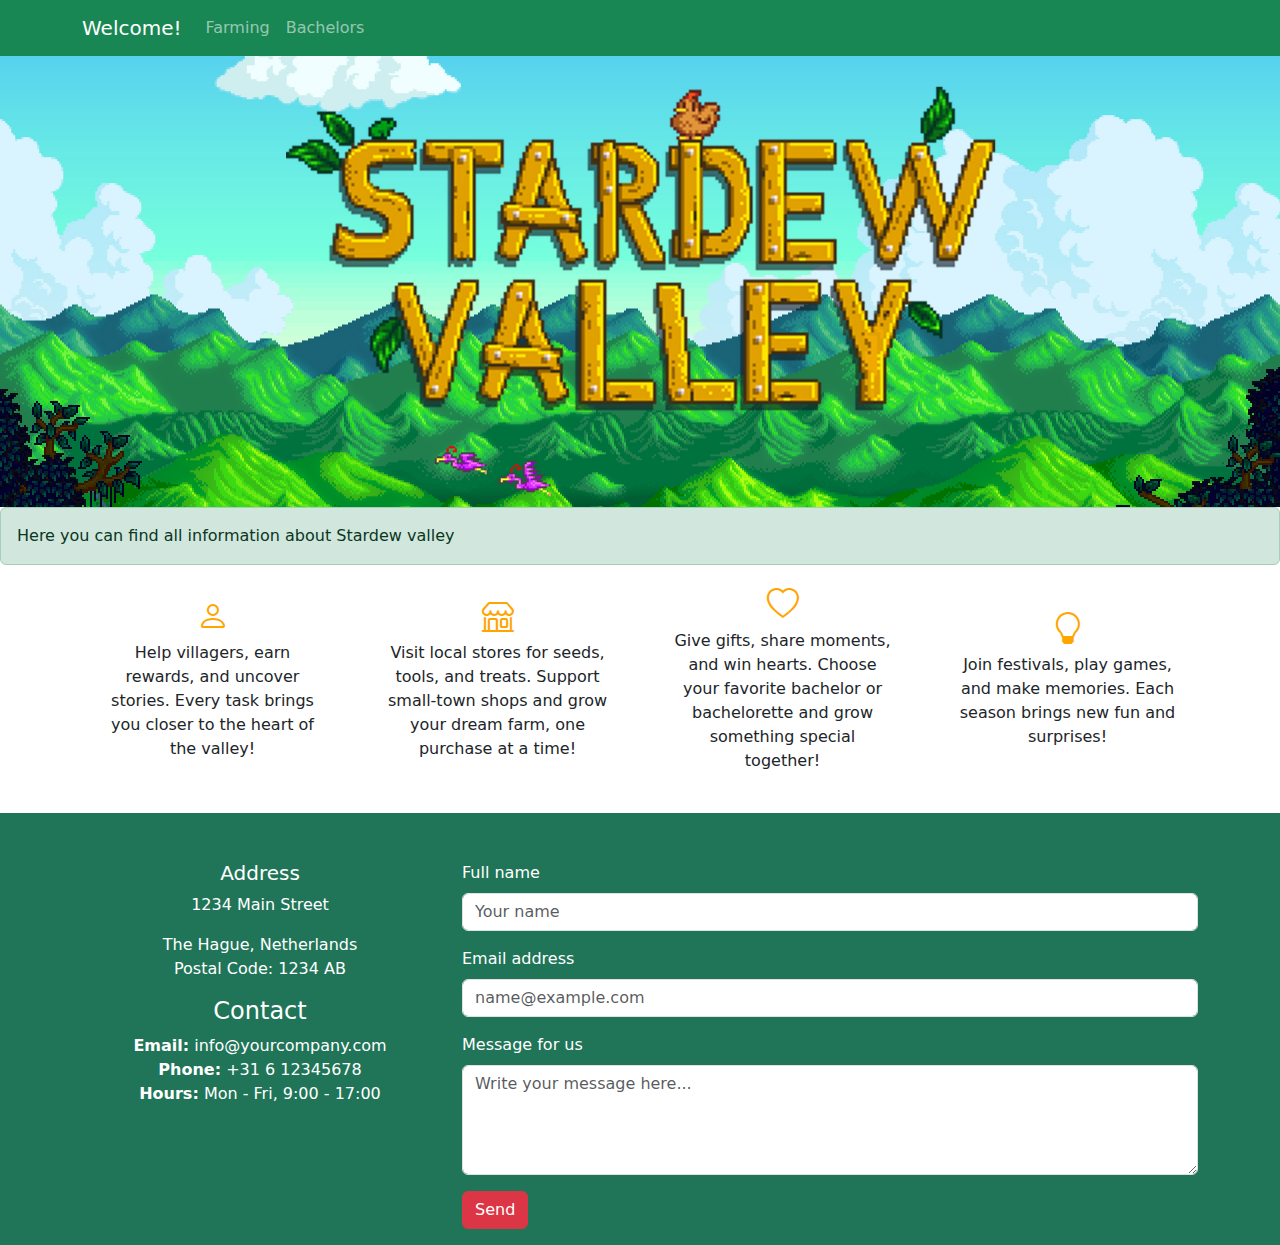
<file: Bootstrap eindopdracht/index.html>
<!DOCTYPE html>
<html lang="en">
<head>
  <meta charset="UTF-8">
  <meta name="viewport" content="width=device-width, initial-scale=1">
  <title>Stardew Valley</title>
  <link href="https://cdn.jsdelivr.net/npm/bootstrap@5.3.3/dist/css/bootstrap.min.css" rel="stylesheet">
  <style>
    .icon-text {
      max-width: 250px;
      margin: auto;
    }
    .icon-text i {
      font-size: 2rem;
      color: orange;
    }
    footer {
      background-color: #207558;
      color: white;
    }
    footer a {
      color: white;
      text-decoration: underline;
    }
  </style>
</head>
<body>

<!-- Navbar -->
<nav class="navbar navbar-expand-lg navbar-dark bg-success">
  <div class="container">
    <a class="navbar-brand" href="index.html">Welcome!</a>
    <button class="navbar-toggler" type="button" data-bs-toggle="collapse" data-bs-target="#navContent">
      <span class="navbar-toggler-icon"></span>
    </button>
    <div class="collapse navbar-collapse" id="navContent">
      <ul class="navbar-nav">
        <li class="nav-item"><a class="nav-link" href="animals.html">Farming</a></li>
        <li class="nav-item"><a class="nav-link" href="bachelors.html">Bachelors</a></li>
      </ul>
    </div>
  </div>
</nav>

<!-- Banner -->
<div>
  <img src="img/banner.jpg" class="img-fluid w-100" alt="Stardew Valley Banner">
</div>

<!-- Info Alert -->
<div class="alert alert-success">
  Here you can find all information about Stardew valley
</div>

<!-- Icons and Text -->
<div class="container text-center py-4">
  <div class="row g-4">
    <div class="col-md-3 icon-text">
      <i class="bi bi-person"></i>
      <p>Help villagers, earn rewards, and uncover stories. Every task brings you closer to the heart of the valley!</p>
    </div>
    <div class="col-md-3 icon-text">
      <i class="bi bi-shop"></i>
      <p>Visit local stores for seeds, tools, and treats. Support small-town shops and grow your dream farm, one purchase at a time!</p>
    </div>
    <div class="col-md-3 icon-text">
      <i class="bi bi-heart"></i>
      <p>Give gifts, share moments, and win hearts. Choose your favorite bachelor or bachelorette and grow something special together!</p>
    </div>
    <div class="col-md-3 icon-text">
      <i class="bi bi-lightbulb"></i>
      <p>Join festivals, play games, and make memories. Each season brings new fun and surprises!</p>
    </div>
  </div>
</div>

<!-- Footer / Contact Section -->
<footer class="pt-5 pb-3">
  <div class="container">
    <div class="row g-4">
      <div class="col-md-4">
        <h5 class="text-center">Address</h5>
        <p class="text-center">1234 Main Street</p>
          <p class="text-center">The Hague, Netherlands<br>
          Postal Code: 1234 AB</p>
        <h4 class="text-center">Contact</h4>
        <p class="text-center">
          <strong >Email:</strong> info@yourcompany.com<br>
          <strong>Phone:</strong> +31 6 12345678<br>
          <strong>Hours:</strong> Mon - Fri, 9:00 - 17:00
        </p>
      </div>
      <div class="col-md-8">
        <form>
          <div class="mb-3">
            <label class="form-label">Full name</label>
            <input type="text" class="form-control" placeholder="Your name">
          </div>
          <div class="mb-3">
            <label class="form-label">Email address</label>
            <input type="email" class="form-control" placeholder="name@example.com">
          </div>
          <div class="mb-3">
            <label class="form-label">Message for us</label>
            <textarea class="form-control" rows="4" placeholder="Write your message here..."></textarea>
          </div>
          <button type="submit" class="btn btn-danger">Send</button>
        </form>
      </div>
    </div>
  </div>
</footer>

<!-- Bootstrap Icons -->
<link href="https://cdn.jsdelivr.net/npm/bootstrap-icons@1.10.5/font/bootstrap-icons.css" rel="stylesheet">
<script src="https://cdn.jsdelivr.net/npm/bootstrap@5.3.3/dist/js/bootstrap.bundle.min.js"></script>

</body>
</html>
</file>
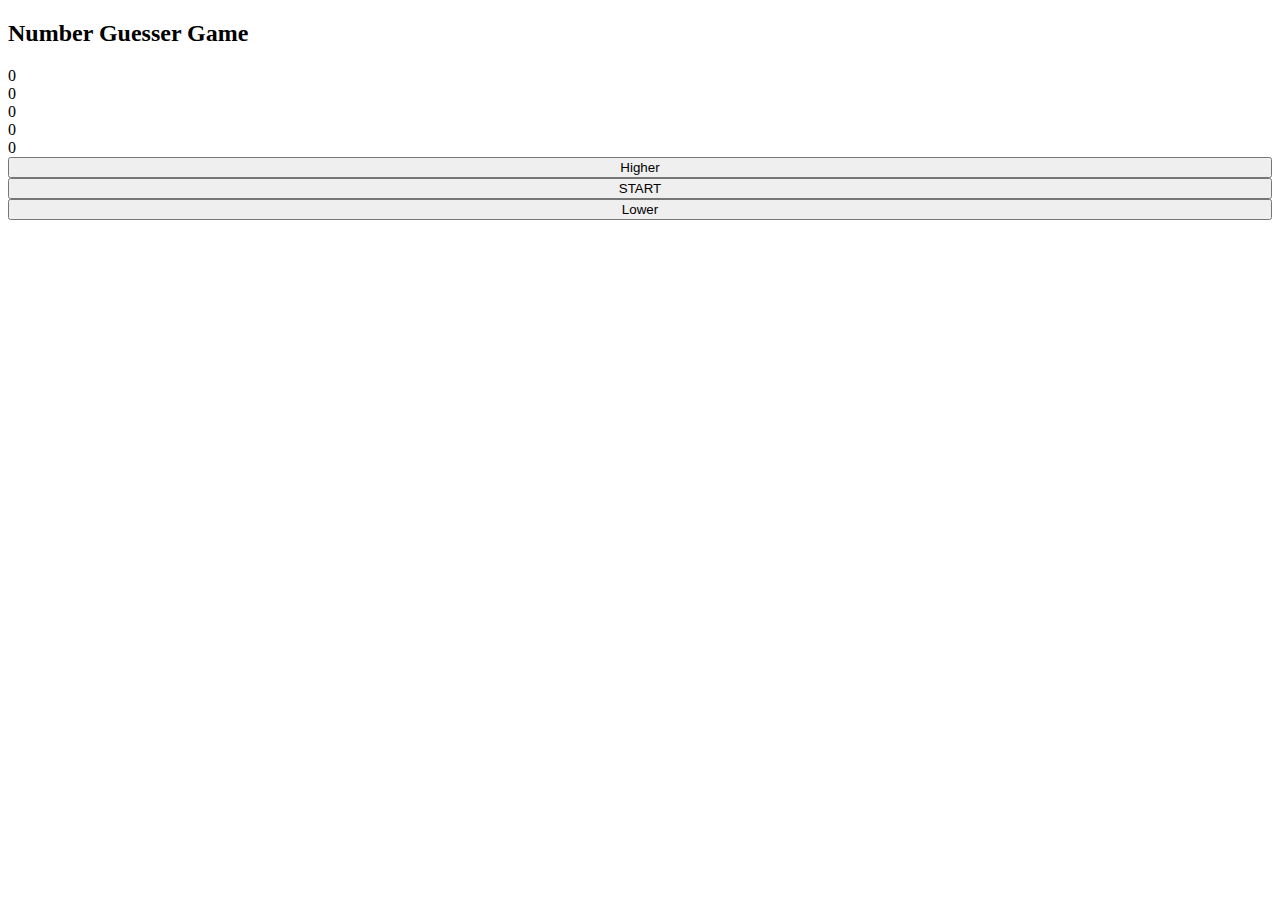
<file: Hoger-Lager/index.html>
<!DOCTYPE html>
<html lang="en">
<head>
    <meta charset="UTF-8">
    <meta name="viewport" content="width=device-width, initial-scale=1.0">
    <title>Document</title>
    <link rel="stylesheet" href="css/style.css">
</head>
<header>

<body class="evrth">
    <div class="wrapper">
        <h2 class="name">Number Guesser Game</h2>
<div class="score1" id="score1">0</div>
<div class="score2">0</div>
<div class="score3">0</div>
<div class="score4">0</div>
<div class="score5">0</div>
<button class="btnH">Higher</button>
<button class="btnSt">START</button>
<button class="btnL">Lower</button>
    </div>
    <script src="js/main.js"></script>
</header>
</body>
</html>
</file>
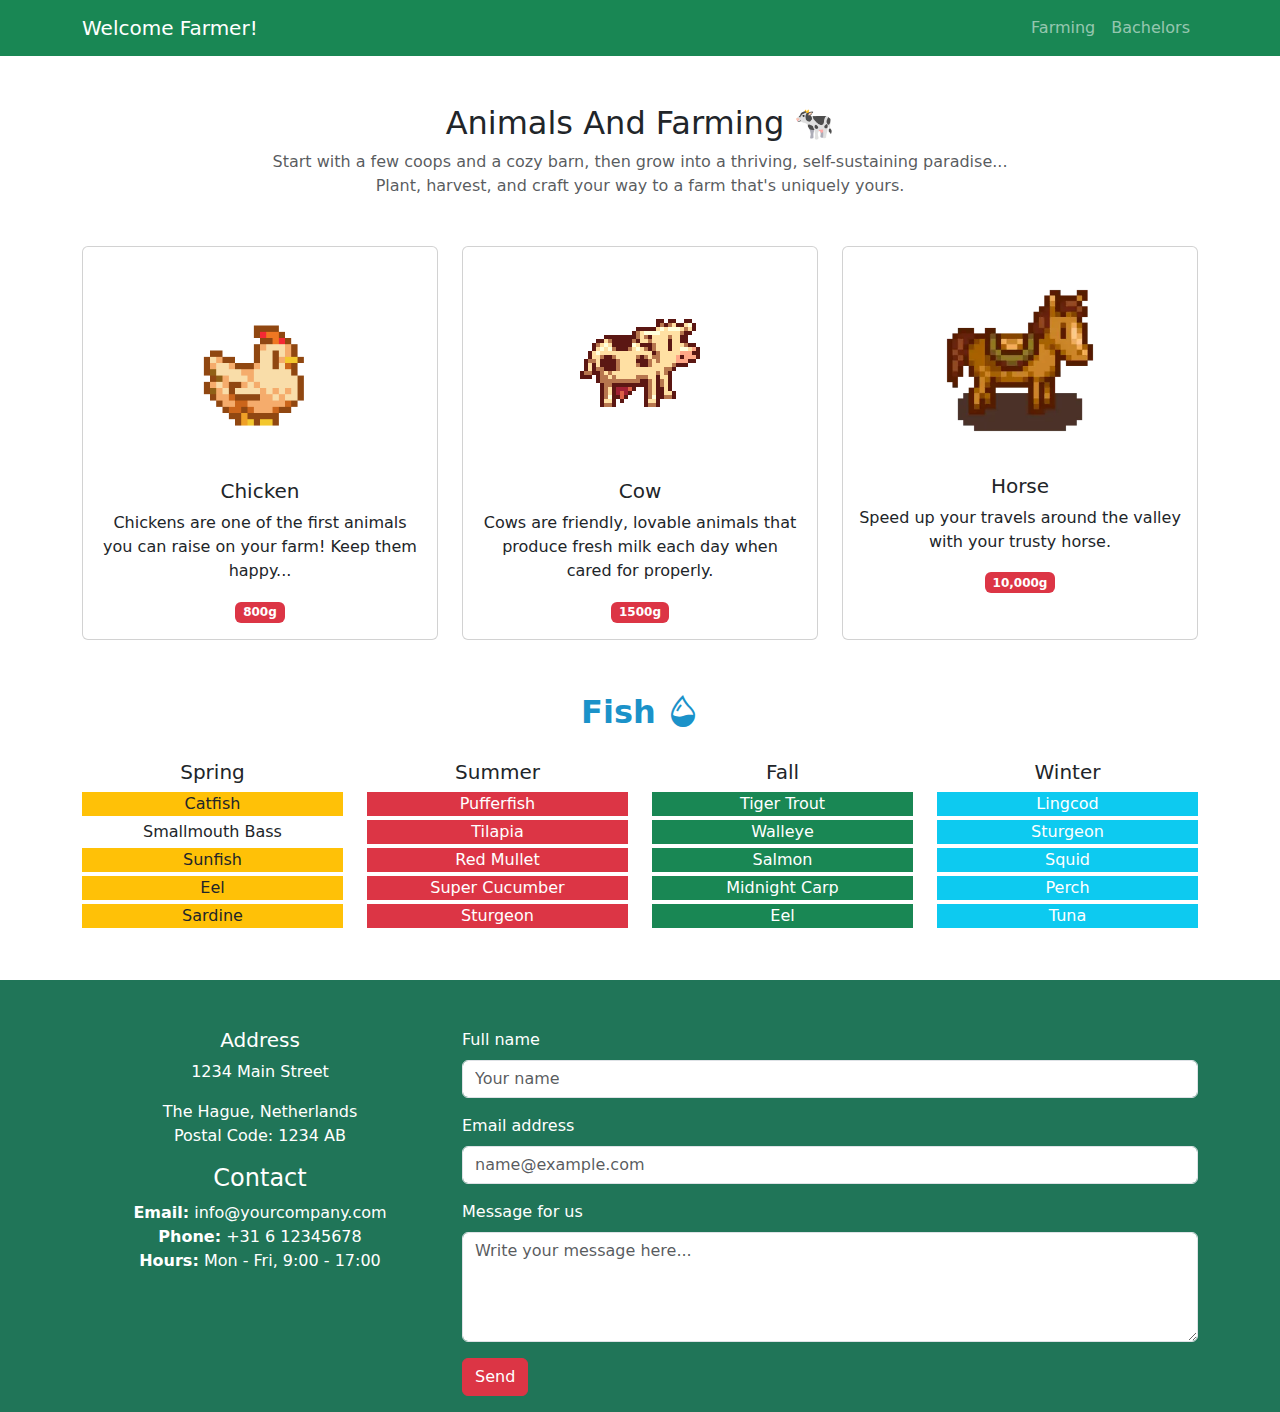
<file: Bootstrap eindopdracht/animals.html>
<!DOCTYPE html>
<html lang="en">
<head>
  <meta charset="UTF-8" />
  <meta name="viewport" content="width=device-width, initial-scale=1" />
  <title>Animals And Farming</title>
  <link href="https://cdn.jsdelivr.net/npm/bootstrap@5.3.3/dist/css/bootstrap.min.css" rel="stylesheet" />
  <link href="https://cdn.jsdelivr.net/npm/bootstrap-icons@1.10.5/font/bootstrap-icons.css" rel="stylesheet" />
  <style>
    footer {
      background-color: #207558;
      color: white;
    }
    .fish-title {
      font-size: 2rem;
      font-weight: bold;
      color: #1b92c9;
    }
    .fish-title i {
      color: #1b92c9;
    }
  </style>
</head>
<body>

<!-- Navbar -->
<nav class="navbar navbar-expand-lg navbar-dark bg-success">
  <div class="container">
    <a class="navbar-brand" href="index.html">Welcome Farmer!</a>
    <button class="navbar-toggler" type="button" data-bs-toggle="collapse" data-bs-target="#navbarNav">
      <span class="navbar-toggler-icon"></span>
    </button>
    <div class="collapse navbar-collapse" id="navbarNav">
      <ul class="navbar-nav ms-auto">
        <li class="nav-item"><a class="nav-link" href="animals.html">Farming</a></li>
        <li class="nav-item"><a class="nav-link" href="bachelors.html">Bachelors</a></li>
      </ul>
    </div>
  </div>
</nav>

<!-- Title -->
<div class="container text-center my-5">
  <h2>Animals And Farming 🐄</h2>
  <p class="text-muted">
    Start with a few coops and a cozy barn, then grow into a thriving, self-sustaining paradise...
    <br />Plant, harvest, and craft your way to a farm that's uniquely yours.
  </p>
</div>

<!-- Animals Section -->
<div class="container mb-5">
  <div class="row g-4 justify-content-center">
    <!-- Chicken -->
    <div class="col-md-4">
      <div class="card h-100 text-center">
        <img src="img/chicken.png" class="card-img-top mx-auto mt-3" style="width: 200px;" alt="Chicken">
        <div class="card-body">
          <h5 class="card-title">Chicken</h5>
          <p class="card-text">Chickens are one of the first animals you can raise on your farm! Keep them happy...</p>
          <span class="badge bg-danger">800g</span>
        </div>
      </div>
    </div>
    <!-- Cow -->
    <div class="col-md-4">
      <div class="card h-100 text-center">
        <img src="img/cow.png" class="card-img-top mx-auto mt-3" style="width: 200px;" alt="Cow">
        <div class="card-body">
          <h5 class="card-title">Cow</h5>
          <p class="card-text">Cows are friendly, lovable animals that produce fresh milk each day when cared for properly.</p>
          <span class="badge bg-danger">1500g</span>
        </div>
      </div>
    </div>
    <!-- Horse -->
    <div class="col-md-4">
      <div class="card h-100 text-center">
        <img src="img/horse.webp" class="card-img-top mx-auto mt-3" style="width: 200px;" alt="Horse">
        <div class="card-body">
          <h5 class="card-title">Horse</h5>
          <p class="card-text">Speed up your travels around the valley with your trusty horse.</p>
          <span class="badge bg-danger">10,000g</span>
        </div>
      </div>
    </div>
  </div>
</div>

<!-- Fish Section -->
<div class="container text-center mb-4">
  <div class="fish-title">Fish <i class="bi bi-droplet-half"></i></div>
</div>

<div class="container mb-5">
  <div class="row text-center">
    <div class="col-md-3">
      <h5>Spring</h5>
      <div class="bg-warning text-dark mb-1">Catfish</div>
      <div class=" text-dark mb-1">Smallmouth Bass</div>
      <div class="bg-warning text-dark mb-1">Sunfish</div>
      <div class="bg-warning text-dark mb-1">Eel</div>
      <div class="bg-warning text-dark mb-1">Sardine</div>
    </div>
    <div class="col-md-3">
      <h5>Summer</h5>
      <div class="bg-danger text-white mb-1">Pufferfish</div>
      <div class="bg-danger text-white mb-1">Tilapia</div>
      <div class="bg-danger text-white mb-1">Red Mullet</div>
      <div class="bg-danger text-white mb-1">Super Cucumber</div>
      <div class="bg-danger text-white mb-1">Sturgeon</div>
    </div>
    <div class="col-md-3">
      <h5>Fall</h5>
      <div class="bg-success text-white mb-1">Tiger Trout</div>
      <div class="bg-success text-white mb-1">Walleye</div>
      <div class="bg-success text-white mb-1">Salmon</div>
      <div class="bg-success text-white mb-1">Midnight Carp</div>
      <div class="bg-success text-white mb-1">Eel</div>
    </div>
    <div class="col-md-3">
      <h5>Winter</h5>
      <div class="bg-info text-white mb-1">Lingcod</div>
      <div class="bg-info text-white mb-1">Sturgeon</div>
      <div class="bg-info text-white mb-1">Squid</div>
      <div class="bg-info text-white mb-1">Perch</div>
      <div class="bg-info text-white mb-1">Tuna</div>
    </div>
  </div>
</div>

<!-- Footer / Contact Section -->
<footer class="pt-5 pb-3">
  <div class="container">
    <div class="row g-4">
      <div class="col-md-4">
        <h5 class="text-center">Address</h5>
        <p class="text-center">1234 Main Street</p>
          <p class="text-center">The Hague, Netherlands<br>
          Postal Code: 1234 AB</p>
        <h4 class="text-center">Contact</h4>
        <p class="text-center">
          <strong >Email:</strong> info@yourcompany.com<br>
          <strong>Phone:</strong> +31 6 12345678<br>
          <strong>Hours:</strong> Mon - Fri, 9:00 - 17:00
        </p>
      </div>
      <div class="col-md-8">
        <form>
          <div class="mb-3">
            <label class="form-label">Full name</label>
            <input type="text" class="form-control" placeholder="Your name">
          </div>
          <div class="mb-3">
            <label class="form-label">Email address</label>
            <input type="email" class="form-control" placeholder="name@example.com">
          </div>
          <div class="mb-3">
            <label class="form-label">Message for us</label>
            <textarea class="form-control" rows="4" placeholder="Write your message here..."></textarea>
          </div>
          <button type="submit" class="btn btn-danger">Send</button>
        </form>
      </div>
    </div>
  </div>
</footer>

<!-- Bootstrap Icons -->
<link href="https://cdn.jsdelivr.net/npm/bootstrap-icons@1.10.5/font/bootstrap-icons.css" rel="stylesheet">
<script src="https://cdn.jsdelivr.net/npm/bootstrap@5.3.3/dist/js/bootstrap.bundle.min.js"></script>

</body>
</html>
</file>
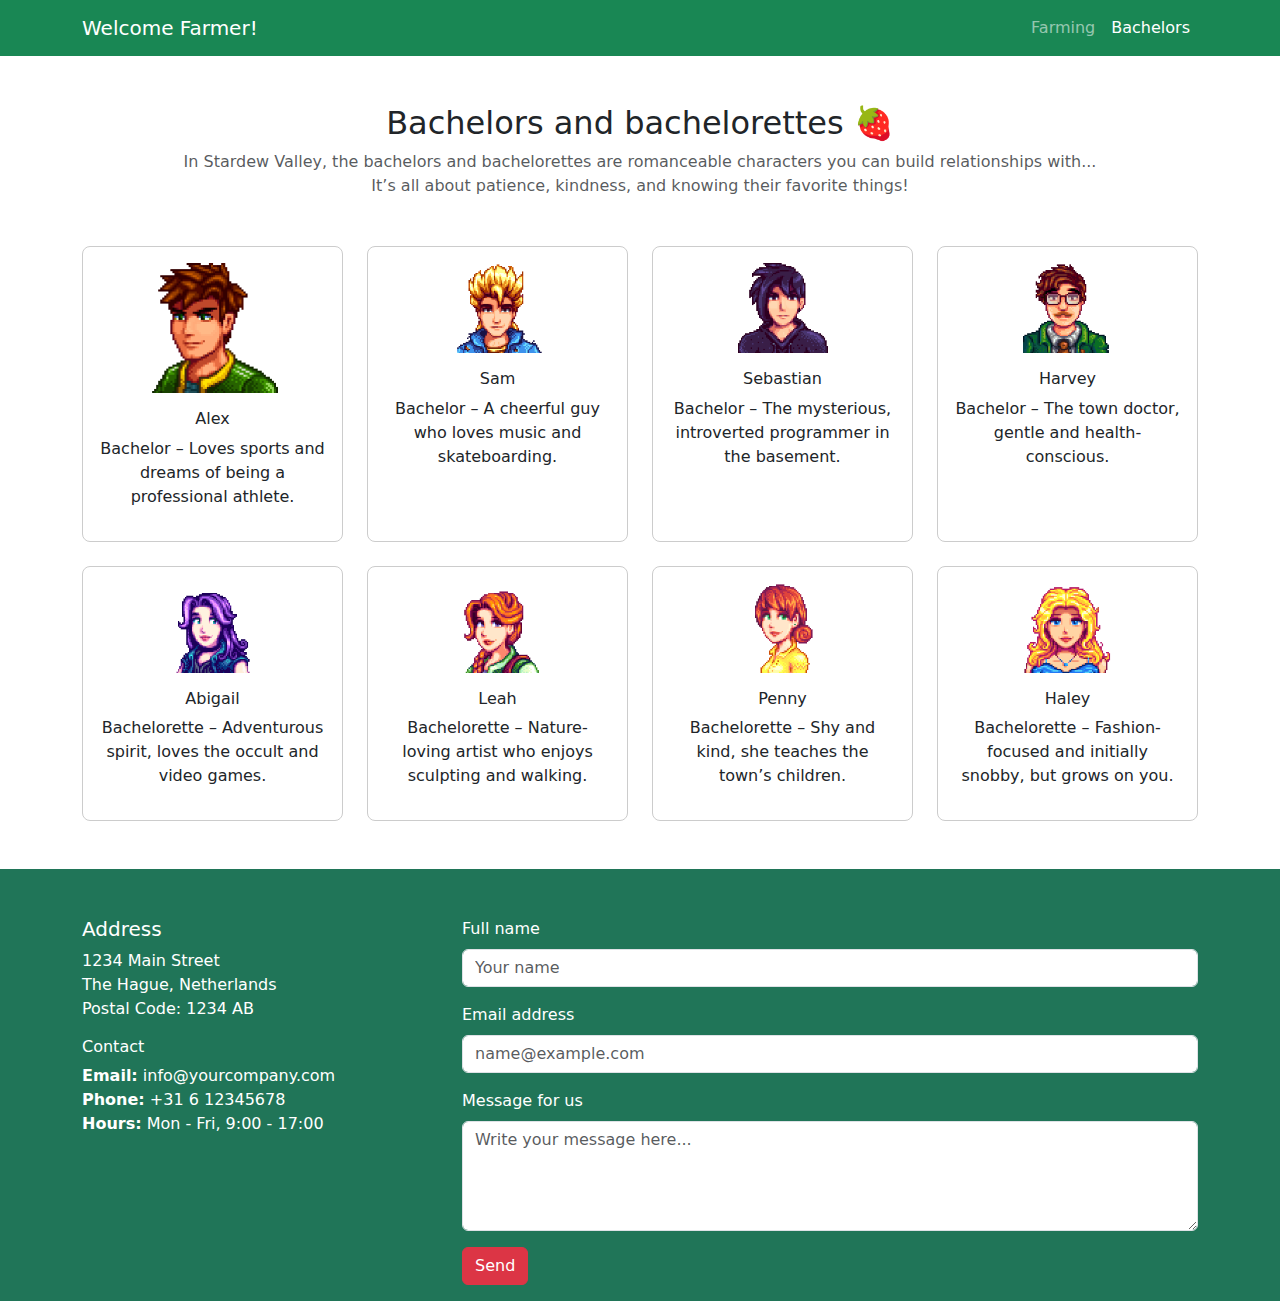
<file: Bootstrap eindopdracht/bachelors.html>
<!DOCTYPE html>
<html lang="en">
<head>
  <meta charset="UTF-8">
  <meta name="viewport" content="width=device-width, initial-scale=1">
  <title>Bachelors and Bachelorettes</title>
  <link href="https://cdn.jsdelivr.net/npm/bootstrap@5.3.3/dist/css/bootstrap.min.css" rel="stylesheet">
  <style>
    footer {
      background-color: #207558;
      color: white;
    }
    footer a {
      color: white;
      text-decoration: underline;
    }
    .character-card {
      border: 1px solid #ccc;
      border-radius: 8px;
      padding: 1rem;
      text-align: center;
      background-color: #fff;
      height: 100%;
    }
    .character-card img {
      width: 90px;
      margin-bottom: 1rem;
    }
  </style>
</head>
<body>

<!-- Navbar -->
<nav class="navbar navbar-expand-lg navbar-dark bg-success">
  <div class="container">
    <a class="navbar-brand" href="index.html">Welcome Farmer!</a>
    <button class="navbar-toggler" type="button" data-bs-toggle="collapse" data-bs-target="#navbarNav">
      <span class="navbar-toggler-icon"></span>
    </button>
    <div class="collapse navbar-collapse" id="navbarNav">
      <ul class="navbar-nav ms-auto">
        <li class="nav-item"><a class="nav-link" href="animals.html">Farming</a></li>
        <li class="nav-item"><a class="nav-link active" href="bachelors.html">Bachelors</a></li>
      </ul>
    </div>
  </div>
</nav>

<!-- Header -->
<div class="container text-center mt-5">
  <h2>Bachelors and bachelorettes 🍓</h2>
  <p class="text-muted">
    In Stardew Valley, the bachelors and bachelorettes are romanceable characters you can build relationships with...
    <br>It’s all about patience, kindness, and knowing their favorite things!
  </p>
</div>

<!-- Character Grid -->
<div class="container my-5">
  <div class="row g-4">
    <!-- Alex -->
    <div class="col-md-3">
      <div class="character-card">
        <img src="img/alex.png" alt="Alex" style="width: 130px;">
        <h6>Alex</h6>
        <p>Bachelor – Loves sports and dreams of being a professional athlete.</p>
      </div>
    </div>
    <!-- Sam -->
    <div class="col-md-3">
      <div class="character-card">
        <img src="img/sam.png" alt="Sam">
        <h6>Sam</h6>
        <p>Bachelor – A cheerful guy who loves music and skateboarding.</p>
      </div>
    </div>
    <!-- Sebastian -->
    <div class="col-md-3">
      <div class="character-card">
        <img src="img/sebastian.png" alt="Sebastian">
        <h6>Sebastian</h6>
        <p>Bachelor – The mysterious, introverted programmer in the basement.</p>
      </div>
    </div>
    <!-- Harvey -->
    <div class="col-md-3">
      <div class="character-card">
        <img src="img/harvey.png" alt="Harvey">
        <h6>Harvey</h6>
        <p>Bachelor – The town doctor, gentle and health-conscious.</p>
      </div>
    </div>

    <!-- Abigail -->
    <div class="col-md-3">
      <div class="character-card">
        <img src="img/abigail.png" alt="Abigail">
        <h6>Abigail</h6>
        <p>Bachelorette – Adventurous spirit, loves the occult and video games.</p>
      </div>
    </div>
    <!-- Leah -->
    <div class="col-md-3">
      <div class="character-card">
        <img src="img/leah.png" alt="Leah">
        <h6>Leah</h6>
        <p>Bachelorette – Nature-loving artist who enjoys sculpting and walking.</p>
      </div>
    </div>
    <!-- Penny -->
    <div class="col-md-3">
      <div class="character-card">
        <img src="img/penny.png" alt="Penny">
        <h6>Penny</h6>
        <p>Bachelorette – Shy and kind, she teaches the town’s children.</p>
      </div>
    </div>
    <!-- Haley -->
    <div class="col-md-3">
      <div class="character-card">
        <img src="img/haley.png" alt="Haley">
        <h6>Haley</h6>
        <p>Bachelorette – Fashion-focused and initially snobby, but grows on you.</p>
      </div>
    </div>
  </div>
</div>

<!-- Footer / Contact -->
<footer class="pt-5 pb-3">
  <div class="container">
    <div class="row g-4">
      <div class="col-md-4">
        <h5>Address</h5>
        <p>1234 Main Street<br>
          The Hague, Netherlands<br>
          Postal Code: 1234 AB</p>
        <h6>Contact</h6>
        <p>
          <strong>Email:</strong> info@yourcompany.com<br>
          <strong>Phone:</strong> +31 6 12345678<br>
          <strong>Hours:</strong> Mon - Fri, 9:00 - 17:00
        </p>
      </div>
      <div class="col-md-8">
        <form>
          <div class="mb-3">
            <label class="form-label">Full name</label>
            <input type="text" class="form-control" placeholder="Your name">
          </div>
          <div class="mb-3">
            <label class="form-label">Email address</label>
            <input type="email" class="form-control" placeholder="name@example.com">
          </div>
          <div class="mb-3">
            <label class="form-label">Message for us</label>
            <textarea class="form-control" rows="4" placeholder="Write your message here..."></textarea>
          </div>
          <button type="submit" class="btn btn-danger">Send</button>
        </form>
      </div>
    </div>
  </div>
</footer>

<script src="https://cdn.jsdelivr.net/npm/bootstrap@5.3.3/dist/js/bootstrap.bundle.min.js"></script>
</body>
</html>
</file>
<file: Hoger-Lager/css/style.css>
.dices{
    padding: 10px;
    column-count: 5;
    column-fill: balance;
}

.headings{
    padding: 10px;
    column-count: 5;
    column-fill: balance;
}

.credits{
    column-count: 5;
    column-fill: balance;
}

.text-center{
    text-align: center;
}

.dices-computer-player{
    column-count: 2;
}

.dices-player{
    column-count: 2;
}

.message{
    column-count: 3;
    column-fill: balance;
}

.message-box{
    border: 1px solid black;
}

.controls{
    padding: 10px;
    column-count: 6;
    column-fill: balance;
}

.dice{
    font-size: 64pt;
}

button{
    width: 100%;
}
</file>
